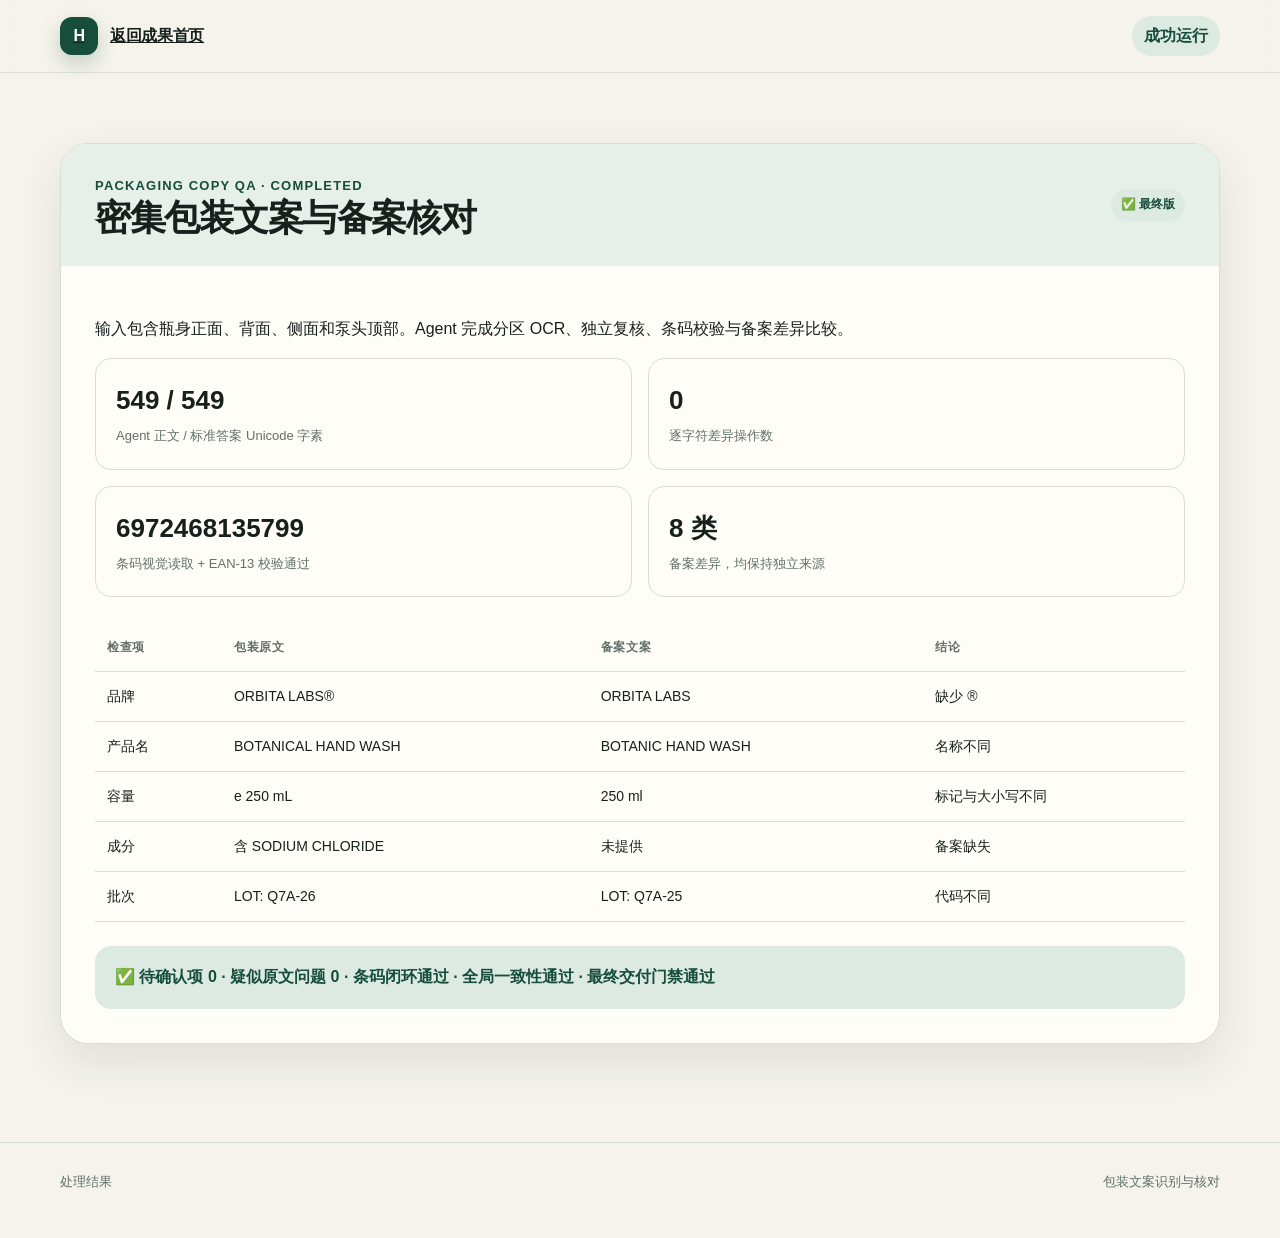
<file: run.html>
<!doctype html>
<html lang="zh-CN"><head><meta charset="utf-8"><meta name="viewport" content="width=device-width,initial-scale=1"><title>处理结果 · 包装外文文案抄录核对助理</title><link rel="stylesheet" href="styles.css"></head>
<body>
  <nav class="nav"><div class="wrap nav-inner"><a class="brand" href="/"><span class="mark">H</span><span>返回成果首页</span></a><span class="privacy-pill">成功运行</span></div></nav>
  <main class="wrap run-hero">
    <article class="run-card">
      <header class="run-head"><div><div class="eyebrow">PACKAGING COPY QA · COMPLETED</div><h1>密集包装文案与备案核对</h1></div><span class="tag pass">✅ 最终版</span></header>
      <div class="run-body">
        <p>输入包含瓶身正面、背面、侧面和泵头顶部。Agent 完成分区 OCR、独立复核、条码校验与备案差异比较。</p>
        <div class="run-grid">
          <div class="run-metric"><strong>549 / 549</strong><span>Agent 正文 / 标准答案 Unicode 字素</span></div>
          <div class="run-metric"><strong>0</strong><span>逐字符差异操作数</span></div>
          <div class="run-metric"><strong>6972468135799</strong><span>条码视觉读取 + EAN-13 校验通过</span></div>
          <div class="run-metric"><strong>8 类</strong><span>备案差异，均保持独立来源</span></div>
        </div>
        <table class="diff-table"><thead><tr><th>检查项</th><th>包装原文</th><th>备案文案</th><th>结论</th></tr></thead><tbody>
          <tr><td>品牌</td><td>ORBITA LABS®</td><td>ORBITA LABS</td><td>缺少 ®</td></tr>
          <tr><td>产品名</td><td>BOTANICAL HAND WASH</td><td>BOTANIC HAND WASH</td><td>名称不同</td></tr>
          <tr><td>容量</td><td>e 250 mL</td><td>250 ml</td><td>标记与大小写不同</td></tr>
          <tr><td>成分</td><td>含 SODIUM CHLORIDE</td><td>未提供</td><td>备案缺失</td></tr>
          <tr><td>批次</td><td>LOT: Q7A-26</td><td>LOT: Q7A-25</td><td>代码不同</td></tr>
        </tbody></table>
        <div class="pass-banner">✅ 待确认项 0 · 疑似原文问题 0 · 条码闭环通过 · 全局一致性通过 · 最终交付门禁通过</div>
      </div>
    </article>
  </main>
  <footer><div class="wrap footer-inner"><span>处理结果</span><span>包装文案识别与核对</span></div></footer>
</body></html>
</file>
<file: styles.css>
:root {
  --ink: #17201d;
  --muted: #62706a;
  --paper: #f5f3ec;
  --card: #fffdf8;
  --line: #d8ddd7;
  --green: #174d3b;
  --mint: #dceae2;
  --amber: #a86608;
  --amber-bg: #fff1d7;
  --red: #9f3a2d;
  --red-bg: #fce6e1;
  --shadow: 0 18px 48px rgba(34, 50, 43, .10);
}

* { box-sizing: border-box; }
html { scroll-behavior: smooth; }
body {
  margin: 0;
  background: var(--paper);
  color: var(--ink);
  font-family: Inter, ui-sans-serif, -apple-system, BlinkMacSystemFont, "Segoe UI", "PingFang SC", sans-serif;
  line-height: 1.65;
}
a { color: inherit; }
.wrap { width: min(1160px, calc(100% - 40px)); margin: 0 auto; }
.nav {
  position: sticky; top: 0; z-index: 20;
  backdrop-filter: blur(18px);
  background: rgba(245, 243, 236, .86);
  border-bottom: 1px solid rgba(216, 221, 215, .8);
}
.nav-inner { min-height: 72px; display: flex; align-items: center; justify-content: space-between; gap: 20px; }
.brand { display: flex; align-items: center; gap: 12px; font-weight: 800; letter-spacing: -.02em; }
.mark { width: 38px; height: 38px; border-radius: 12px; display: grid; place-items: center; color: white; background: var(--green); box-shadow: 0 8px 20px rgba(23,77,59,.22); }
.nav-links { display: flex; align-items: center; gap: 24px; font-size: 14px; color: var(--muted); }
.privacy-pill { color: var(--green); background: var(--mint); padding: 7px 12px; border-radius: 999px; font-weight: 700; }

.hero { padding: 88px 0 70px; position: relative; overflow: hidden; }
.hero:before { content:""; position:absolute; width:420px; height:420px; right:-160px; top:-190px; border-radius:50%; background:#d9e7de; }
.eyebrow { display:inline-flex; align-items:center; gap:8px; color:var(--green); font-weight:800; font-size:13px; letter-spacing:.09em; text-transform:uppercase; }
h1 { max-width: 900px; margin: 20px 0 24px; font-size: clamp(44px, 7vw, 84px); line-height: .98; letter-spacing: -.055em; }
.hero-copy { max-width: 760px; margin: 0; color: var(--muted); font-size: 20px; }
.actions { margin-top: 34px; display: flex; gap: 12px; flex-wrap: wrap; }
.button { display:inline-flex; align-items:center; gap:8px; text-decoration:none; border-radius:13px; padding:13px 18px; font-weight:800; border:1px solid var(--line); background:var(--card); }
.button.primary { color:white; background:var(--green); border-color:var(--green); }
.stats { margin-top: 58px; display:grid; grid-template-columns:repeat(4,1fr); gap:14px; }
.stat { padding:22px; background:rgba(255,253,248,.78); border:1px solid var(--line); border-radius:18px; }
.stat strong { display:block; font-size:30px; letter-spacing:-.04em; }
.stat span { color:var(--muted); font-size:14px; }

section { padding: 76px 0; }
.section-head { display:flex; justify-content:space-between; align-items:end; gap:24px; margin-bottom:32px; }
.section-head h2 { margin:0; font-size:clamp(32px,5vw,52px); letter-spacing:-.045em; line-height:1.05; }
.section-head p { max-width:520px; color:var(--muted); margin:0; }
.workflow { display:grid; grid-template-columns:repeat(4,1fr); gap:14px; }
.step { min-height:215px; padding:24px; border:1px solid var(--line); background:var(--card); border-radius:20px; box-shadow:var(--shadow); }
.step-num { display:grid; place-items:center; width:36px; height:36px; border-radius:10px; background:var(--mint); color:var(--green); font-weight:900; }
.step h3 { margin:30px 0 8px; font-size:20px; }
.step p { margin:0; color:var(--muted); font-size:14px; }

.demo-section { padding-top: 30px; }
.demo-notice { display:flex; align-items:center; gap:10px; padding:13px 16px; margin-bottom:18px; border:1px solid #bad6c6; border-radius:14px; background:#e9f4ed; color:var(--green); font-size:13px; }
.demo-notice span:first-child { font-size:10px; }
.demo-notice span:last-child { color:#587065; }
.demo-tabs { display:grid; grid-template-columns:repeat(3,1fr); gap:12px; margin-bottom:14px; }
.demo-tab { text-align:left; padding:17px 18px; border:1px solid var(--line); border-radius:16px; background:rgba(255,253,248,.72); color:var(--ink); cursor:pointer; transition:.2s ease; }
.demo-tab:hover { transform:translateY(-2px); border-color:#9ab7a8; }
.demo-tab.active { color:white; background:var(--green); border-color:var(--green); box-shadow:0 12px 26px rgba(23,77,59,.18); }
.demo-tab small,.demo-tab strong,.demo-tab span { display:block; }
.demo-tab small { opacity:.7; font-weight:800; letter-spacing:.08em; }
.demo-tab strong { margin:7px 0 3px; font-size:18px; }
.demo-tab span { opacity:.72; font-size:12px; }
.demo-workbench { display:grid; grid-template-columns:1.05fr .72fr 1fr; min-height:530px; overflow:hidden; border:1px solid #ccd4ce; border-radius:26px; background:#f8f8f3; box-shadow:var(--shadow); }
.demo-input,.demo-engine,.demo-output { padding:22px; }
.demo-engine { border-left:1px solid var(--line); border-right:1px solid var(--line); background:#f0f2ed; }
.workbench-label { display:flex; align-items:center; justify-content:space-between; gap:12px; margin-bottom:16px; color:var(--muted); font-size:12px; font-weight:800; letter-spacing:.04em; text-transform:uppercase; }
.demo-image-wrap { height:350px; display:grid; place-items:center; overflow:hidden; border-radius:16px; background:#e2e9e1; }
.demo-image-wrap img { width:100%; height:100%; object-fit:contain; transition:opacity .18s ease; }
.input-meta { display:flex; justify-content:space-between; gap:12px; margin-top:14px; color:var(--muted); font-size:11px; }
.input-meta span:first-child { color:var(--ink); font-size:13px; font-weight:800; }
.demo-steps { list-style:none; padding:0; margin:0; display:grid; gap:8px; }
.demo-steps li { display:grid; grid-template-columns:28px 1fr 20px; gap:9px; align-items:center; padding:10px; border:1px solid transparent; border-radius:12px; color:#87918c; transition:.2s ease; }
.demo-steps li > span { font-size:11px; font-weight:900; }
.demo-steps li strong,.demo-steps li small { display:block; }
.demo-steps li strong { font-size:13px; }
.demo-steps li small { margin-top:1px; font-size:10px; }
.demo-steps li b { font-size:14px; text-align:center; }
.demo-steps li.running { color:var(--green); border-color:#b9d2c3; background:#e5f0e9; }
.demo-steps li.done { color:var(--ink); }
.demo-steps li.done b { color:var(--green); }
.run-demo { width:100%; margin-top:18px; padding:13px 15px; border:0; border-radius:13px; color:white; background:var(--green); font-weight:850; cursor:pointer; }
.run-demo:disabled { opacity:.58; cursor:wait; }
.run-demo span { float:right; }
.demo-output { background:var(--card); }
.status-idle,.status-running,.status-pass,.status-warn { padding:5px 8px; border-radius:999px; font-size:10px; }
.status-idle { color:var(--muted); background:#eceeea; }
.status-running { color:#355e9a; background:#e4eefc; }
.status-pass { color:var(--green); background:var(--mint); }
.status-warn { color:var(--amber); background:var(--amber-bg); }
.output-summary { padding:15px; border-radius:14px; background:#f1f3ee; }
.output-summary strong { font-size:17px; }
.output-summary p { margin:5px 0 0; color:var(--muted); font-size:12px; }
.demo-output pre { min-height:245px; max-height:285px; overflow:auto; margin:14px 0; padding:16px; border-radius:14px; background:#18211e; color:#e8f1ec; font:12px/1.65 ui-monospace,SFMono-Regular,Menlo,monospace; white-space:pre-wrap; }
.output-metrics { display:grid; grid-template-columns:repeat(3,1fr); gap:7px; }
.output-metrics span { padding:9px; border-radius:10px; background:#f1f3ee; color:var(--muted); font-size:10px; }
.output-metrics strong { display:block; margin-top:2px; color:var(--ink); font-size:13px; }

.local-ocr { margin:22px 0 28px; padding:24px; border:1px solid #b9d2c3; border-radius:22px; background:#edf6ef; }
.local-ocr-copy h3 { margin:14px 0 8px; font-size:24px; letter-spacing:-.03em; }
.local-ocr-copy p { max-width:760px; margin:0; color:var(--muted); font-size:13px; line-height:1.7; }
.local-ocr-controls { display:flex; align-items:center; flex-wrap:wrap; gap:12px; margin:20px 0; }
.local-ocr-controls input { position:absolute; width:1px; height:1px; opacity:0; pointer-events:none; }
.file-picker { padding:11px 14px; border-radius:12px; color:#fff; background:var(--green); font-size:13px; font-weight:800; cursor:pointer; }
#ocrFileName { color:var(--muted); font-size:12px; }
.local-run { width:auto; margin:0 0 0 auto; padding:11px 16px; }
.local-ocr-grid { display:grid; grid-template-columns:.9fr 1.1fr; gap:14px; }
.ocr-preview,.ocr-result { min-height:190px; padding:16px; border:1px solid var(--line); border-radius:16px; background:var(--card); }
.ocr-preview { display:grid; place-items:center; overflow:hidden; color:var(--muted); font-size:12px; }
.ocr-preview img { width:100%; max-height:250px; object-fit:contain; border-radius:10px; }
.ocr-result pre { min-height:125px; max-height:250px; overflow:auto; margin:0; padding:14px; border-radius:12px; background:#18211e; color:#e8f1ec; font:12px/1.65 ui-monospace,SFMono-Regular,Menlo,monospace; white-space:pre-wrap; }

.cases { display:grid; gap:24px; }
.case { display:grid; grid-template-columns:1.15fr .85fr; gap:0; overflow:hidden; border:1px solid var(--line); border-radius:28px; background:var(--card); box-shadow:var(--shadow); }
.case-media { min-height:430px; background:#e6ece8; display:grid; place-items:center; padding:24px; }
.case-media img { width:100%; height:100%; max-height:440px; object-fit:contain; border-radius:16px; }
.case-content { padding:36px; }
.tag { display:inline-flex; align-items:center; padding:6px 10px; border-radius:999px; font-size:12px; font-weight:800; }
.tag.warn { color:var(--amber); background:var(--amber-bg); }
.tag.pass { color:var(--green); background:var(--mint); }
.case h3 { margin:18px 0 12px; font-size:30px; letter-spacing:-.035em; }
.case p { color:var(--muted); }
.checklist { list-style:none; padding:0; margin:24px 0; display:grid; gap:12px; }
.checklist li { display:flex; gap:10px; align-items:flex-start; }
.dot { flex:0 0 auto; width:20px; height:20px; border-radius:6px; background:var(--mint); color:var(--green); display:grid; place-items:center; font-size:12px; font-weight:900; margin-top:3px; }
.evidence { display:grid; grid-template-columns:repeat(2,1fr); gap:10px; margin-top:22px; }
.evidence div { padding:13px; background:#f1f3ee; border-radius:12px; }
.evidence strong { display:block; font-size:17px; }
.evidence span { color:var(--muted); font-size:12px; }

.comparison { display:grid; grid-template-columns:1fr 1fr; gap:18px; }
.panel { padding:28px; border-radius:22px; border:1px solid var(--line); background:var(--card); }
.panel.bad { background:var(--red-bg); border-color:#efc9c0; }
.panel.good { background:var(--mint); border-color:#c3dbce; }
.panel h3 { margin:0 0 18px; }
.panel ul { margin:0; padding-left:20px; }
.panel li + li { margin-top:8px; }

.privacy { background:var(--green); color:white; border-radius:30px; padding:42px; display:grid; grid-template-columns:1fr .75fr; gap:30px; align-items:center; }
.privacy h2 { margin:0 0 14px; font-size:40px; letter-spacing:-.04em; }
.privacy p { margin:0; color:#dbe8e1; }
.privacy-list { padding:22px; border:1px solid rgba(255,255,255,.2); background:rgba(255,255,255,.07); border-radius:18px; }
.privacy-list div + div { margin-top:12px; }

.run-hero { padding:70px 0 28px; }
.run-card { background:var(--card); border:1px solid var(--line); border-radius:28px; overflow:hidden; box-shadow:var(--shadow); }
.run-head { padding:28px 34px; display:flex; align-items:center; justify-content:space-between; gap:18px; background:#e6efe8; }
.run-head h1 { font-size:36px; margin:0; line-height:1.1; letter-spacing:-.04em; }
.run-body { padding:34px; }
.run-grid { display:grid; grid-template-columns:1fr 1fr; gap:16px; }
.run-metric { padding:20px; border:1px solid var(--line); border-radius:16px; }
.run-metric strong { display:block; font-size:26px; }
.run-metric span { color:var(--muted); font-size:13px; }
.diff-table { width:100%; border-collapse:collapse; margin-top:28px; font-size:14px; }
.diff-table th,.diff-table td { padding:13px 12px; border-bottom:1px solid var(--line); text-align:left; vertical-align:top; }
.diff-table th { color:var(--muted); font-size:12px; text-transform:uppercase; letter-spacing:.06em; }
.pass-banner { margin-top:24px; padding:18px 20px; border-radius:16px; background:var(--mint); color:var(--green); font-weight:800; }

footer { margin-top:70px; border-top:1px solid var(--line); padding:28px 0 46px; color:var(--muted); font-size:13px; }
.footer-inner { display:flex; justify-content:space-between; gap:20px; }
@media (max-width: 900px) {
  .stats,.workflow { grid-template-columns:repeat(2,1fr); }
  .case,.privacy { grid-template-columns:1fr; }
  .case-media { min-height:300px; }
  .demo-workbench { grid-template-columns:1fr 1fr; }
  .demo-output { grid-column:1/-1; border-top:1px solid var(--line); }
  .local-ocr-grid { grid-template-columns:1fr; }
  .local-run { width:100%; margin-left:0; }
}
@media (max-width: 620px) {
  .nav-links a:not(.privacy-pill) { display:none; }
  .hero { padding-top:58px; }
  .stats,.workflow,.comparison,.run-grid,.demo-tabs,.demo-workbench { grid-template-columns:1fr; }
  .demo-engine { border:0; border-top:1px solid var(--line); border-bottom:1px solid var(--line); }
  .demo-output { grid-column:auto; }
  .section-head { display:block; }
  .section-head p { margin-top:14px; }
  .case-content,.run-body { padding:24px; }
  .privacy { padding:28px; }
  .footer-inner { display:block; }
}
</file>
